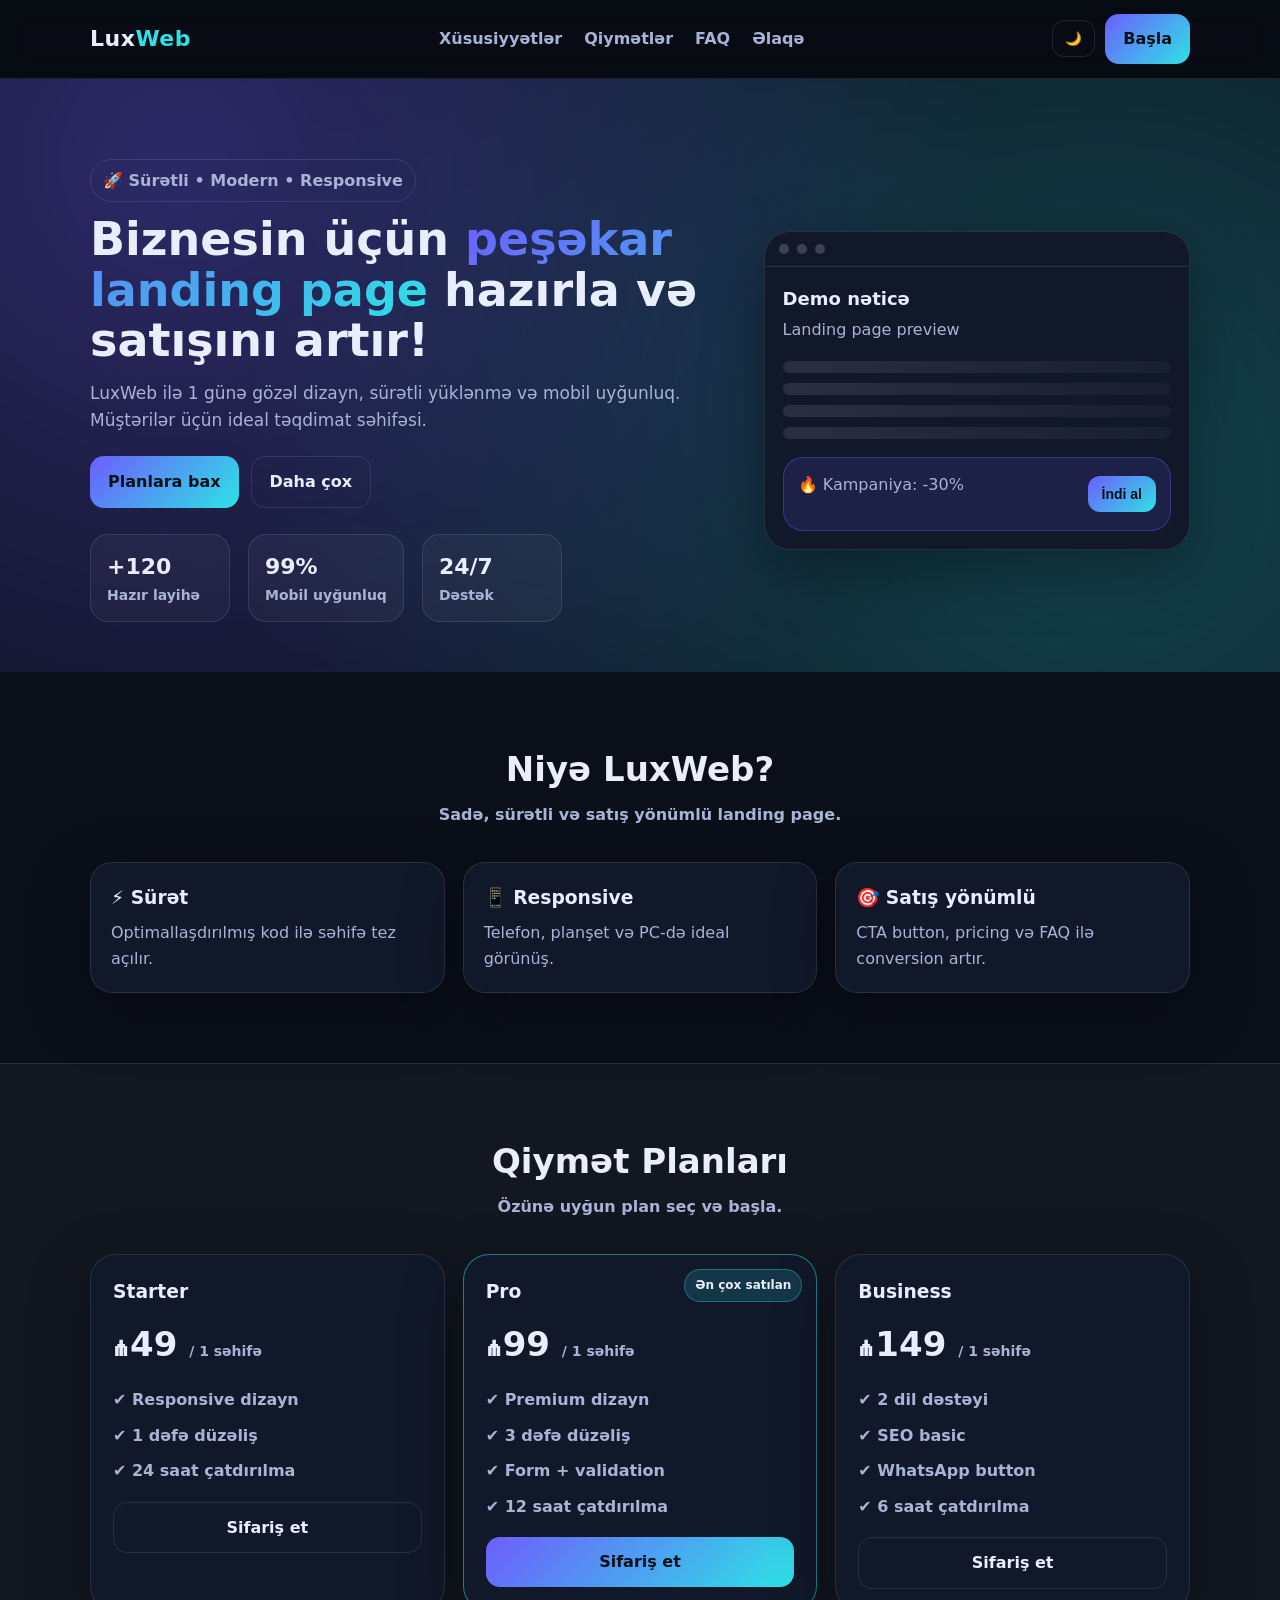
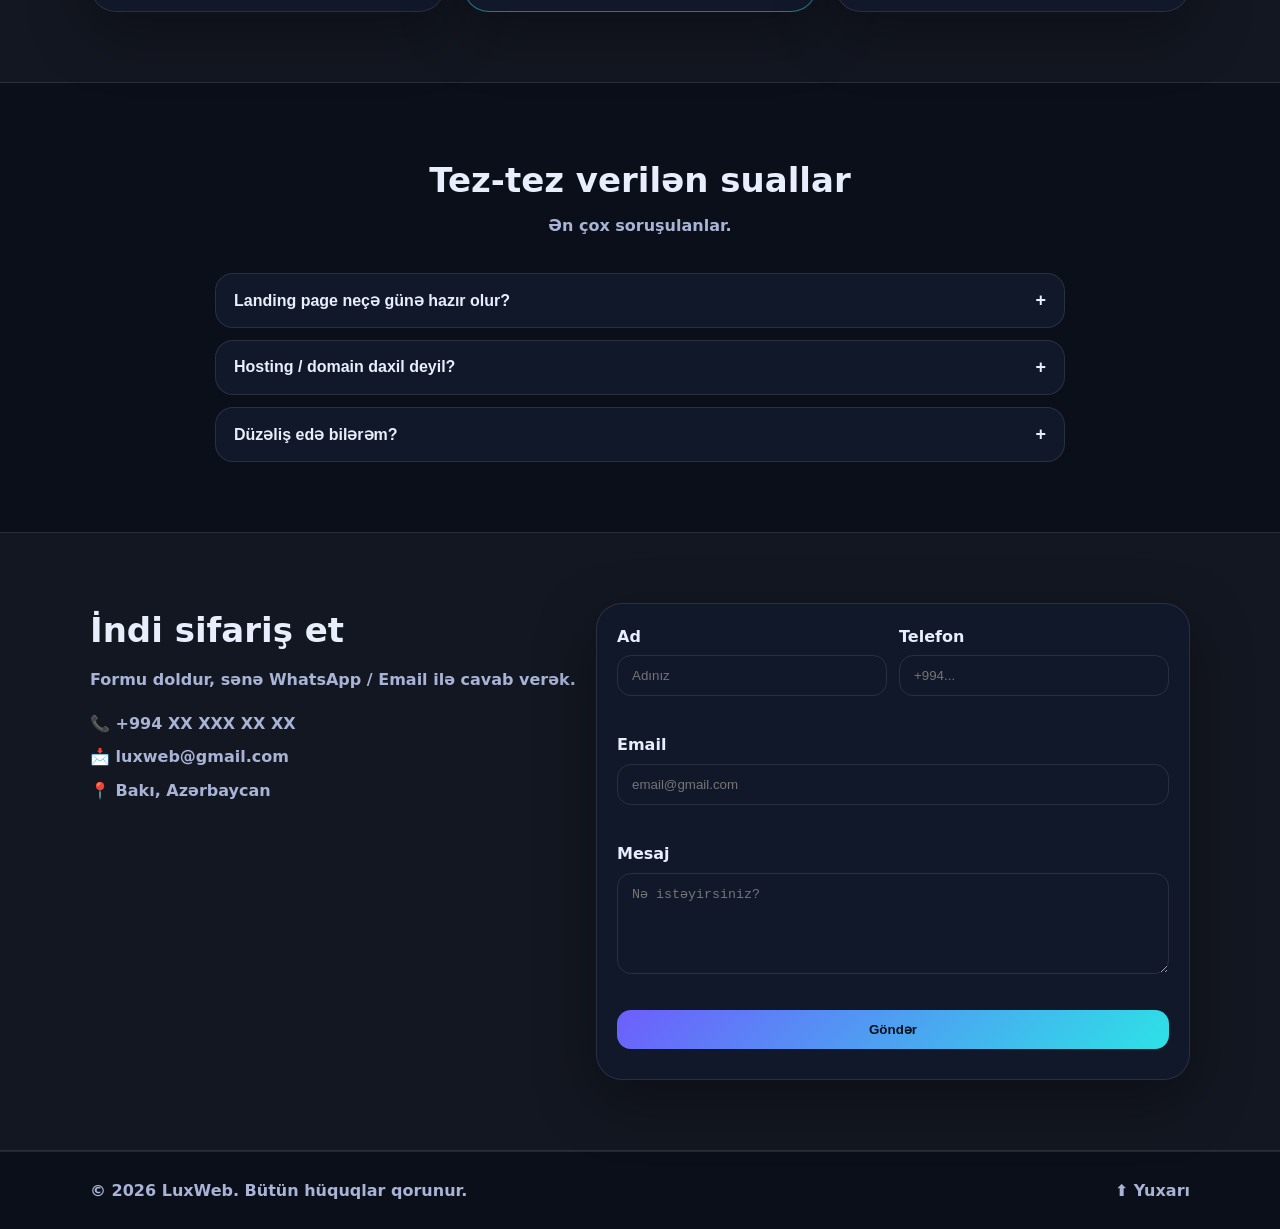
<file: Project2.html>
<!DOCTYPE html>
<html lang="az">
<head>
  <meta charset="UTF-8" />
  <meta name="viewport" content="width=device-width, initial-scale=1.0" />
  <title>LuxWeb — Landing Page</title>
 <style>
  :root{
  --bg:#0b0f1a;
  --card:#11182a;
  --text:#e9eefc;
  --muted:#a8b3d6;
  --primary:#6d5efc;
  --primary2:#2de2e6;
  --border:rgba(255,255,255,.10);
  --shadow: 0 20px 60px rgba(0,0,0,.35);
}

.light{
  --bg:#f7f8ff;
  --card:#ffffff;
  --text:#0c1020;
  --muted:#4b5675;
  --border:rgba(0,0,0,.10);
  --shadow: 0 18px 50px rgba(12,16,32,.12);
}

*{margin:0;padding:0;box-sizing:border-box}
body{
  font-family: system-ui, -apple-system, Segoe UI, Roboto, Arial, sans-serif;
  background:var(--bg);
  color:var(--text);
  line-height:1.6;
}

a{color:inherit;text-decoration:none}
ul{list-style:none}

.container{
  width:min(1100px, 92%);
  margin:auto;
}

.btn{
  display:inline-flex;
  align-items:center;
  justify-content:center;
  gap:8px;
  padding:12px 18px;
  border-radius:14px;
  border:1px solid var(--border);
  font-weight:700;
  transition:.2s;
  cursor:pointer;
}
.btn.small{padding:10px 14px;border-radius:12px;font-size:14px}
.btn.primary{
  background:linear-gradient(135deg, var(--primary), var(--primary2));
  border:none;
  color:#061018;
}
.btn.ghost{background:transparent}
.btn:hover{transform:translateY(-2px)}
.w100{width:100%}

.header{
  position:sticky;
  top:0;
  z-index:50;
  background:rgba(0,0,0,.25);
  backdrop-filter: blur(12px);
  border-bottom:1px solid var(--border);
}
.nav{
  display:flex;
  align-items:center;
  justify-content:space-between;
  padding:14px 0;
}
.logo{
  font-size:22px;
  font-weight:900;
  letter-spacing:.5px;
}
.logo span{color:var(--primary2)}
.nav-links{
  display:flex;
  gap:22px;
  align-items:center;
}
.nav-links a{
  color:var(--muted);
  font-weight:700;
  transition:.2s;
}
.nav-links a:hover{color:var(--text)}

.nav-actions{display:flex;gap:10px;align-items:center}
.icon-btn{
  border:1px solid var(--border);
  background:transparent;
  color:var(--text);
  padding:10px 12px;
  border-radius:12px;
  cursor:pointer;
}
.burger{display:none}

.hero{
  position:relative;
  padding:80px 0 50px;
  overflow:hidden;
}
.hero-bg{
  position:absolute;
  inset:-40%;
  background:
    radial-gradient(circle at 30% 30%, rgba(109,94,252,.35), transparent 45%),
    radial-gradient(circle at 70% 60%, rgba(45,226,230,.25), transparent 50%);
  filter: blur(30px);
  z-index:-1;
}
.hero-grid{
  display:grid;
  grid-template-columns: 1.2fr 0.8fr;
  gap:34px;
  align-items:center;
}
.badge{
  display:inline-block;
  padding:8px 12px;
  border:1px solid var(--border);
  border-radius:999px;
  color:var(--muted);
  font-weight:700;
  margin-bottom:12px;
}
.hero h1{
  font-size:46px;
  line-height:1.1;
  margin-bottom:14px;
}
.grad{
  background:linear-gradient(135deg, var(--primary), var(--primary2));
  -webkit-background-clip:text;
  background-clip:text;
  color:transparent;
}
.subtitle{color:var(--muted);font-size:17px;margin-bottom:22px}

.hero-actions{display:flex;gap:12px;margin-bottom:26px}
.hero-stats{
  display:flex;
  gap:18px;
}
.stat{
  background:rgba(255,255,255,.04);
  border:1px solid var(--border);
  padding:14px 16px;
  border-radius:18px;
  min-width:140px;
}
.stat h3{font-size:22px}
.stat p{color:var(--muted);font-weight:700;font-size:14px}

.mockup{
  background:var(--card);
  border:1px solid var(--border);
  border-radius:26px;
  overflow:hidden;
  box-shadow: var(--shadow);
}
.mock-top{
  display:flex;
  gap:8px;
  padding:12px 14px;
  border-bottom:1px solid var(--border);
}
.mock-top span{
  width:10px;height:10px;border-radius:50%;
  background:rgba(255,255,255,.18);
}
.mock-body{padding:18px}
.mock-body h4{font-size:18px;margin-bottom:4px}
.mock-body p{color:var(--muted);margin-bottom:18px}
.bars{display:grid;gap:10px;margin-bottom:18px}
.bar{
  height:12px;border-radius:999px;
  background:linear-gradient(90deg, rgba(255,255,255,.10), rgba(255,255,255,.03));
}
.cta-card{
  background:rgba(109,94,252,.14);
  border:1px solid rgba(109,94,252,.35);
  padding:14px;
  border-radius:20px;
  display:flex;
  align-items:center;
  justify-content:space-between;
  gap:12px;
}

.section{padding:70px 0}
.section.alt{
  background:rgba(255,255,255,.03);
  border-top:1px solid var(--border);
  border-bottom:1px solid var(--border);
}
.section-head{
  text-align:center;
  margin-bottom:34px;
}
.section-head h2{font-size:34px;margin-bottom:6px}
.section-head p{color:var(--muted);font-weight:700}

.grid-3{
  display:grid;
  grid-template-columns: repeat(3, 1fr);
  gap:18px;
}
.card{
  background:var(--card);
  border:1px solid var(--border);
  padding:20px;
  border-radius:22px;
  box-shadow: var(--shadow);
}
.card h3{margin-bottom:8px}
.card p{color:var(--muted)}

.price-card{
  background:var(--card);
  border:1px solid var(--border);
  padding:22px;
  border-radius:26px;
  box-shadow: var(--shadow);
  position:relative;
}
.price-card.featured{
  border:1px solid rgba(45,226,230,.5);
  transform: translateY(-8px);
}
.tag{
  position:absolute;
  top:14px; right:14px;
  padding:6px 10px;
  border-radius:999px;
  font-size:12px;
  font-weight:900;
  background:rgba(45,226,230,.15);
  border:1px solid rgba(45,226,230,.35);
}
.price{font-size:34px;font-weight:900;margin:10px 0 14px}
.price span{font-size:14px;color:var(--muted);font-weight:800}
.price-card ul{display:grid;gap:10px;margin:16px 0 18px}
.price-card li{color:var(--muted);font-weight:700}

.faq{
  width:min(850px, 100%);
  margin:auto;
  display:grid;
  gap:12px;
}
.faq-item{
  border:1px solid var(--border);
  border-radius:18px;
  overflow:hidden;
  background:var(--card);
}
.faq-q{
  width:100%;
  text-align:left;
  padding:16px 18px;
  font-weight:900;
  font-size:16px;
  background:transparent;
  color:var(--text);
  border:none;
  cursor:pointer;
  display:flex;
  justify-content:space-between;
  align-items:center;
}
.faq-a{
  padding:0 18px;
  color:var(--muted);
  max-height:0;
  overflow:hidden;
  transition:.25s ease;
}
.faq-item.active .faq-a{
  padding:0 18px 16px;
  max-height:160px;
}
.icon{font-size:18px}

.contact-grid{
  display:grid;
  grid-template-columns: 0.9fr 1.1fr;
  gap:20px;
  align-items:start;
}
.contact-left h2{font-size:34px;margin-bottom:10px}
.contact-left p{color:var(--muted);font-weight:700;margin-bottom:18px}
.contact-info p{margin:8px 0;color:var(--muted);font-weight:800}

.form{
  background:var(--card);
  border:1px solid var(--border);
  border-radius:26px;
  padding:20px;
  box-shadow: var(--shadow);
}
.row{display:grid;grid-template-columns:1fr 1fr;gap:12px}
.field{display:grid;gap:6px;margin-bottom:12px}
label{font-weight:900}
input, textarea{
  padding:12px 14px;
  border-radius:14px;
  border:1px solid var(--border);
  background:transparent;
  color:var(--text);
  outline:none;
}
input:focus, textarea:focus{border-color: rgba(45,226,230,.55)}
.error{color:#ff6b6b;font-weight:900;min-height:18px}
.success{margin-top:10px;color:var(--primary2);font-weight:900}

.footer{
  padding:26px 0;
  border-top:1px solid var(--border);
}
.footer-flex{
  display:flex;
  justify-content:space-between;
  gap:14px;
  align-items:center;
  color:var(--muted);
  font-weight:800;
}
.to-top{color:var(--muted)}
.to-top:hover{color:var(--text)}

.reveal{
  opacity:0;
  transform: translateY(18px);
  transition: .6s ease;
}
.reveal.show{
  opacity:1;
  transform: translateY(0);
}

/* RESPONSIVE */
@media (max-width: 900px){
  .hero-grid{grid-template-columns:1fr}
  .hero h1{font-size:38px}
  .contact-grid{grid-template-columns:1fr}
  .grid-3{grid-template-columns:1fr}
  .nav-links{
    position:absolute;
    top:64px;
    right:4%;
    background:var(--card);
    border:1px solid var(--border);
    border-radius:18px;
    padding:14px;
    flex-direction:column;
    gap:14px;
    width:220px;
    display:none;
  }
  .nav-links.open{display:flex}
  .burger{display:inline-flex}
}
/* EXTRA SMALL DEVICES (450px aşağı) */
@media (max-width: 450px){

  .container{
    width: 94%;
  }

  .hero{
    padding: 60px 0 30px;
  }

  .hero h1{
    font-size: 28px;
  }

  .subtitle{
    font-size: 14px;
  }

  .hero-actions{
    flex-direction: column;
  }

  .hero-actions .btn{
    width: 100%;
  }

  .hero-stats{
    flex-direction: column;
    gap: 10px;
  }

  .stat{
    width: 100%;
  }

  .mockup{
    margin-top: 20px;
  }

  .section{
    padding: 50px 0;
  }

  .section-head h2{
    font-size: 24px;
  }

  .grid-3{
    grid-template-columns: 1fr;
  }

  .price-card{
    padding: 18px;
  }

  .price{
    font-size: 26px;
  }

  .faq-q{
    font-size: 14px;
  }

  .contact-left h2{
    font-size: 24px;
  }

  .row{
    grid-template-columns: 1fr;
  }

  input, textarea{
    font-size: 14px;
  }

  .footer-flex{
    flex-direction: column;
    text-align: center;
    gap: 10px;
  }

  .nav{
    padding: 10px 0;
  }

  .logo{
    font-size: 18px;
  }

  .nav-actions .btn{
    display: none; /* mobilde "Başla" gizlədik */
  }

  .nav-links{
    width: 180px;
    right: 2%;
  }
}

 </style>
</head>

<body>
  <!-- NAVBAR -->
  <header class="header" id="top">
    <nav class="nav container">
      <a class="logo" href="#top">Lux<span>Web</span></a>

      <ul class="nav-links" id="navLinks">
        <li><a href="#features">Xüsusiyyətlər</a></li>
        <li><a href="#pricing">Qiymətlər</a></li>
        <li><a href="#faq">FAQ</a></li>
        <li><a href="#contact">Əlaqə</a></li>
      </ul>

      <div class="nav-actions">
        <button class="icon-btn" id="themeBtn" title="Dark mode">
          🌙
        </button>
        <button class="icon-btn burger" id="burger" aria-label="Menu">
          ☰
        </button>
        <a class="btn primary" href="#contact">Başla</a>
      </div>
    </nav>
  </header>

  <!-- HERO -->
  <section class="hero">
    <div class="container hero-grid">
      <div class="hero-left reveal">
        <p class="badge">🚀 Sürətli • Modern • Responsive</p>
        <h1>
          Biznesin üçün <span class="grad">peşəkar landing page</span>
          hazırla və satışını artır!
        </h1>
        <p class="subtitle">
          LuxWeb ilə 1 günə gözəl dizayn, sürətli yüklənmə və mobil uyğunluq.
          Müştərilər üçün ideal təqdimat səhifəsi.
        </p>

        <div class="hero-actions">
          <a class="btn primary" href="#pricing">Planlara bax</a>
          <a class="btn ghost" href="#features">Daha çox</a>
        </div>

        <div class="hero-stats">
          <div class="stat">
            <h3>+120</h3>
            <p>Hazır layihə</p>
          </div>
          <div class="stat">
            <h3>99%</h3>
            <p>Mobil uyğunluq</p>
          </div>
          <div class="stat">
            <h3>24/7</h3>
            <p>Dəstək</p>
          </div>
        </div>
      </div>

      <div class="hero-right reveal">
        <div class="mockup">
          <div class="mock-top">
            <span></span><span></span><span></span>
          </div>
          <div class="mock-body">
            <h4>Demo nəticə</h4>
            <p>Landing page preview</p>

            <div class="bars">
              <div class="bar"></div>
              <div class="bar"></div>
              <div class="bar"></div>
              <div class="bar"></div>
            </div>

            <div class="cta-card">
              <p>🔥 Kampaniya: -30%</p>
              <button class="btn small primary">İndi al</button>
            </div>
          </div>
        </div>
      </div>
    </div>

    <div class="hero-bg"></div>
  </section>

  <!-- FEATURES -->
  <section class="section" id="features">
    <div class="container">
      <div class="section-head reveal">
        <h2>Niyə LuxWeb?</h2>
        <p>Sadə, sürətli və satış yönümlü landing page.</p>
      </div>

      <div class="grid-3">
        <div class="card reveal">
          <h3>⚡ Sürət</h3>
          <p>Optimallaşdırılmış kod ilə səhifə tez açılır.</p>
        </div>

        <div class="card reveal">
          <h3>📱 Responsive</h3>
          <p>Telefon, planşet və PC-də ideal görünüş.</p>
        </div>

        <div class="card reveal">
          <h3>🎯 Satış yönümlü</h3>
          <p>CTA button, pricing və FAQ ilə conversion artır.</p>
        </div>
      </div>
    </div>
  </section>

  <!-- PRICING -->
  <section class="section alt" id="pricing">
    <div class="container">
      <div class="section-head reveal">
        <h2>Qiymət Planları</h2>
        <p>Özünə uyğun plan seç və başla.</p>
      </div>

      <div class="grid-3">
        <div class="price-card reveal">
          <h3>Starter</h3>
          <p class="price">₼49 <span>/ 1 səhifə</span></p>
          <ul>
            <li>✔ Responsive dizayn</li>
            <li>✔ 1 dəfə düzəliş</li>
            <li>✔ 24 saat çatdırılma</li>
          </ul>
          <a class="btn ghost w100" href="#contact">Sifariş et</a>
        </div>

        <div class="price-card featured reveal">
          <p class="tag">Ən çox satılan</p>
          <h3>Pro</h3>
          <p class="price">₼99 <span>/ 1 səhifə</span></p>
          <ul>
            <li>✔ Premium dizayn</li>
            <li>✔ 3 dəfə düzəliş</li>
            <li>✔ Form + validation</li>
            <li>✔ 12 saat çatdırılma</li>
          </ul>
          <a class="btn primary w100" href="#contact">Sifariş et</a>
        </div>

        <div class="price-card reveal">
          <h3>Business</h3>
          <p class="price">₼149 <span>/ 1 səhifə</span></p>
          <ul>
            <li>✔ 2 dil dəstəyi</li>
            <li>✔ SEO basic</li>
            <li>✔ WhatsApp button</li>
            <li>✔ 6 saat çatdırılma</li>
          </ul>
          <a class="btn ghost w100" href="#contact">Sifariş et</a>
        </div>
      </div>
    </div>
  </section>

  <!-- FAQ -->
  <section class="section" id="faq">
    <div class="container">
      <div class="section-head reveal">
        <h2>Tez-tez verilən suallar</h2>
        <p>Ən çox soruşulanlar.</p>
      </div>

      <div class="faq">
        <div class="faq-item reveal">
          <button class="faq-q">
            Landing page neçə günə hazır olur?
            <span class="icon">+</span>
          </button>
          <div class="faq-a">
            Adətən 6-24 saat arası hazır olur (plan seçiminə görə).
          </div>
        </div>

        <div class="faq-item reveal">
          <button class="faq-q">
            Hosting / domain daxil deyil?
            <span class="icon">+</span>
          </button>
          <div class="faq-a">
            İstəsən domain+hosting seçməyə kömək edirik, ayrıca ödəniş olur.
          </div>
        </div>

        <div class="faq-item reveal">
          <button class="faq-q">
            Düzəliş edə bilərəm?
            <span class="icon">+</span>
          </button>
          <div class="faq-a">
            Bəli. Planlara uyğun olaraq 1-3 dəfə düzəliş daxildir.
          </div>
        </div>
      </div>
    </div>
  </section>

  <!-- CONTACT -->
  <section class="section alt" id="contact">
    <div class="container contact-grid">
      <div class="contact-left reveal">
        <h2>İndi sifariş et</h2>
        <p>
          Formu doldur, sənə WhatsApp / Email ilə cavab verək.
        </p>

        <div class="contact-info">
          <p>📞 +994 XX XXX XX XX</p>
          <p>📩 luxweb@gmail.com</p>
          <p>📍 Bakı, Azərbaycan</p>
        </div>
      </div>

      <form class="form reveal" id="contactForm">
        <div class="row">
          <div class="field">
            <label>Ad</label>
            <input type="text" id="name" placeholder="Adınız" />
            <small class="error"></small>
          </div>
          <div class="field">
            <label>Telefon</label>
            <input type="text" id="phone" placeholder="+994..." />
            <small class="error"></small>
          </div>
        </div>

        <div class="field">
          <label>Email</label>
          <input type="email" id="email" placeholder="email@gmail.com" />
          <small class="error"></small>
        </div>

        <div class="field">
          <label>Mesaj</label>
          <textarea id="message" rows="5" placeholder="Nə istəyirsiniz?"></textarea>
          <small class="error"></small>
        </div>

        <button class="btn primary w100" type="submit">
          Göndər
        </button>

        <p class="success" id="successMsg"></p>
      </form>
    </div>
  </section>

  <!-- FOOTER -->
  <footer class="footer">
    <div class="container footer-flex">
      <p>© <span id="year"></span> LuxWeb. Bütün hüquqlar qorunur.</p>
      <a href="#top" class="to-top">⬆ Yuxarı</a>
    </div>
  </footer>

 <script>
  // YEAR
document.getElementById("year").textContent = new Date().getFullYear();

// MOBILE MENU
const burger = document.getElementById("burger");
const navLinks = document.getElementById("navLinks");

burger.addEventListener("click", () => {
  navLinks.classList.toggle("open");
});

// Close menu when click link
document.querySelectorAll(".nav-links a").forEach(a => {
  a.addEventListener("click", () => navLinks.classList.remove("open"));
});

// THEME (dark/light)
const themeBtn = document.getElementById("themeBtn");
const savedTheme = localStorage.getItem("theme");

if (savedTheme === "light") {
  document.body.classList.add("light");
  themeBtn.textContent = "☀️";
}

themeBtn.addEventListener("click", () => {
  document.body.classList.toggle("light");
  const isLight = document.body.classList.contains("light");
  localStorage.setItem("theme", isLight ? "light" : "dark");
  themeBtn.textContent = isLight ? "☀️" : "🌙";
});

// FAQ Accordion
document.querySelectorAll(".faq-item").forEach(item => {
  const btn = item.querySelector(".faq-q");
  btn.addEventListener("click", () => {
    // close others
    document.querySelectorAll(".faq-item").forEach(i => {
      if (i !== item) i.classList.remove("active");
    });

    item.classList.toggle("active");
    const icon = item.querySelector(".icon");
    icon.textContent = item.classList.contains("active") ? "−" : "+";
  });
});

// Contact Form Validation
const form = document.getElementById("contactForm");
const successMsg = document.getElementById("successMsg");

function setError(inputId, msg) {
  const field = document.getElementById(inputId).parentElement;
  field.querySelector(".error").textContent = msg;
}
function clearError(inputId) {
  const field = document.getElementById(inputId).parentElement;
  field.querySelector(".error").textContent = "";
}

form.addEventListener("submit", (e) => {
  e.preventDefault();

  const name = document.getElementById("name").value.trim();
  const phone = document.getElementById("phone").value.trim();
  const email = document.getElementById("email").value.trim();
  const message = document.getElementById("message").value.trim();

  let ok = true;

  if (name.length < 2) { setError("name", "Ad minimum 2 hərf olmalıdır"); ok = false; }
  else clearError("name");

  if (!phone.startsWith("+994") || phone.length < 13) { setError("phone", "Telefon +994 ilə başlamalıdır"); ok = false; }
  else clearError("phone");

  if (!email.includes("@") || !email.includes(".")) { setError("email", "Email düzgün deyil"); ok = false; }
  else clearError("email");

  if (message.length < 8) { setError("message", "Mesaj minimum 8 simvol olmalıdır"); ok = false; }
  else clearError("message");

  if (ok) {
    successMsg.textContent = "✅ Mesaj göndərildi! Tezliklə əlaqə saxlanılacaq.";
    form.reset();

    setTimeout(() => {
      successMsg.textContent = "";
    }, 4000);
  }
});

// Scroll reveal animation
const reveals = document.querySelectorAll(".reveal");
const observer = new IntersectionObserver(entries => {
  entries.forEach(entry => {
    if (entry.isIntersecting) entry.target.classList.add("show");
  });
}, { threshold: 0.12 });

reveals.forEach(el => observer.observe(el));

 </script>
</body>
</html>
</file>
